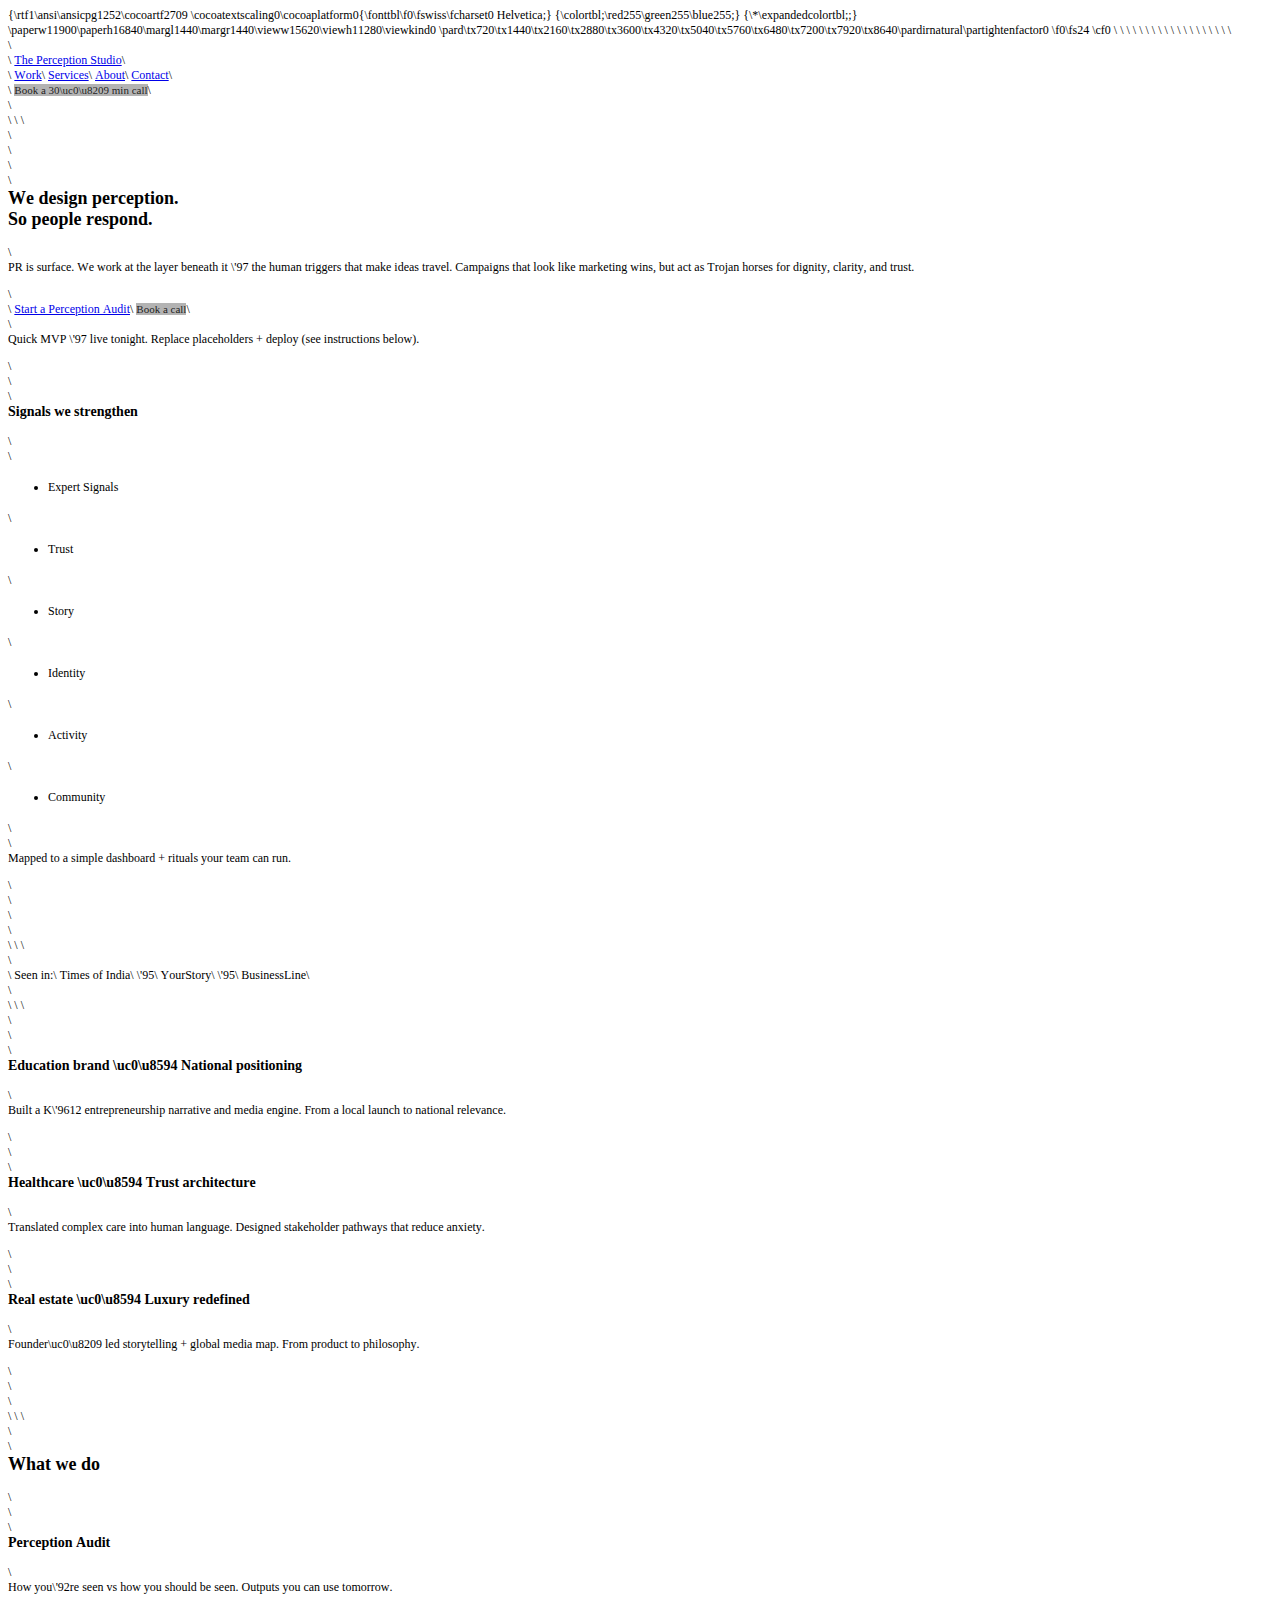
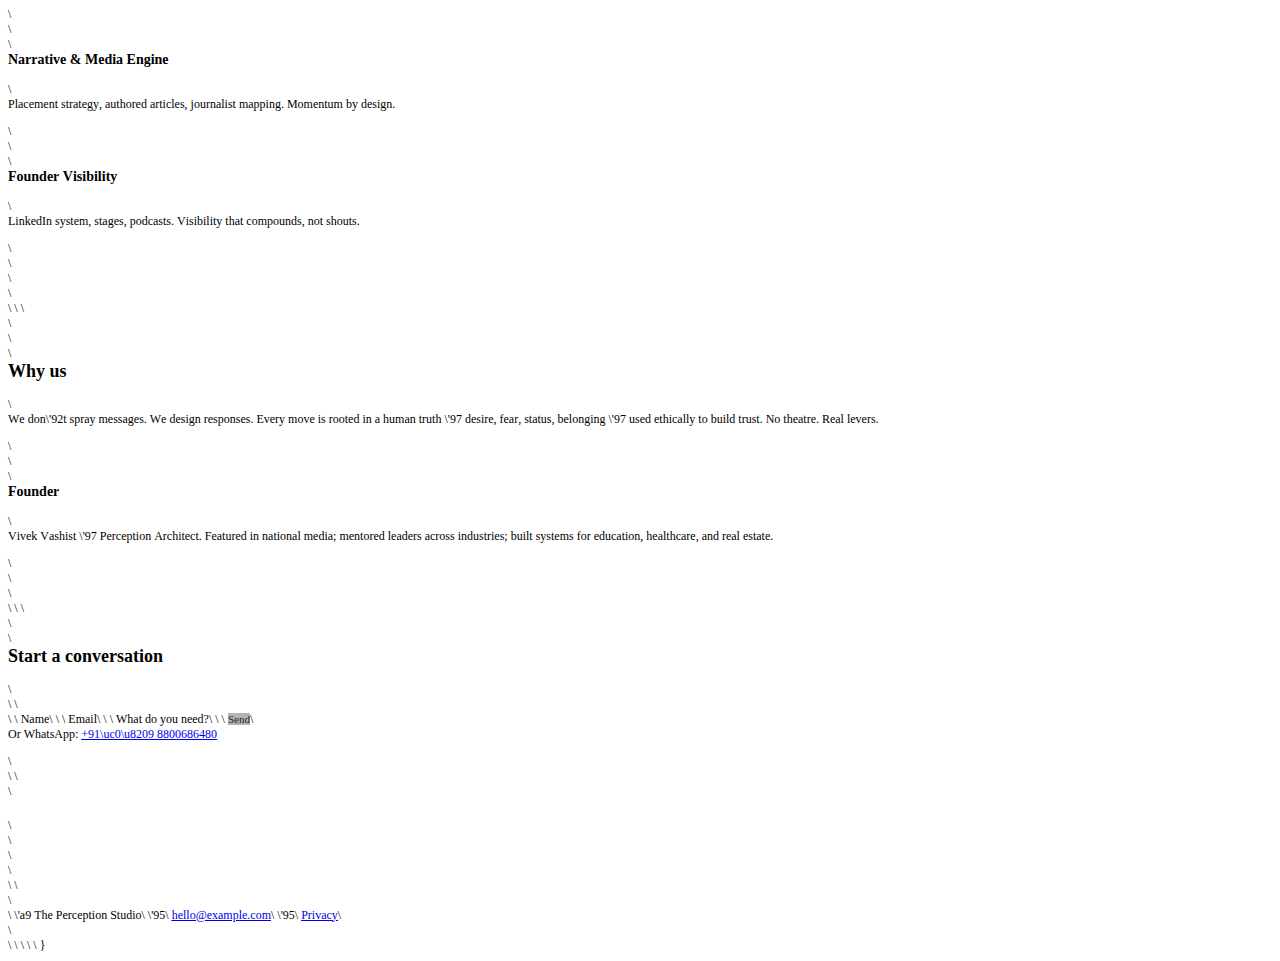
<file: Index.html>
<!DOCTYPE html PUBLIC "-//W3C//DTD HTML 4.01//EN" "http://www.w3.org/TR/html4/strict.dtd">
<html>
<head>
  <meta http-equiv="Content-Type" content="text/html; charset=utf-8">
  <meta http-equiv="Content-Style-Type" content="text/css">
  <title></title>
  <meta name="Generator" content="Cocoa HTML Writer">
  <meta name="CocoaVersion" content="2299.7">
  <style type="text/css">
    p.p1 {margin: 0.0px 0.0px 0.0px 0.0px; font: 12.0px Times; -webkit-text-stroke: #000000}
    p.p2 {margin: 0.0px 0.0px 0.0px 0.0px; font: 12.0px Times; color: #0000e9; -webkit-text-stroke: #0000e9}
    p.p3 {margin: 0.0px 0.0px 0.0px 0.0px; font: 11.0px 'Helvetica Neue'; color: #000000; color: rgba(0, 0, 0, 0.85); -webkit-text-stroke: rgba(0, 0, 0, 0.85)}
    p.p5 {margin: 0.0px 0.0px 12.0px 0.0px; font: 12.0px Times; -webkit-text-stroke: #000000}
    p.p7 {margin: 0.0px 0.0px 12.0px 0.0px; font: 12.0px Times; color: #0000e9; -webkit-text-stroke: #0000e9}
    p.p8 {margin: 0.0px 0.0px 0.0px 0.0px; font: 16.0px Times; -webkit-text-stroke: #000000; min-height: 19.0px}
    li.li1 {margin: 0.0px 0.0px 0.0px 0.0px; font: 12.0px Times; -webkit-text-stroke: #000000}
    span.s1 {font-kerning: none}
    span.s2 {font-kerning: none; color: #000000; -webkit-text-stroke: 0px #000000}
    span.s3 {text-decoration: underline ; font-kerning: none}
    span.s4 {font: 12.0px Times; font-kerning: none; color: #000000; -webkit-text-stroke: 0px #000000}
    span.s5 {font-kerning: none; background-color: #b3b3b3}
    span.s6 {font: 11.0px 'Helvetica Neue'; font-kerning: none; color: rgba(0, 0, 0, 0.85); background-color: #b3b3b3; -webkit-text-stroke: 0px rgba(0, 0, 0, 0.85)}
    span.s7 {text-decoration: underline ; font-kerning: none; -webkit-text-stroke: 0px #0000e9}
    span.s8 {text-decoration: underline ; font-kerning: none; color: #0000e9; -webkit-text-stroke: 0px #0000e9}
    ul.ul1 {list-style-type: disc}
  </style>
</head>
<body>
<p class="p1"><span class="s1">{\rtf1\ansi\ansicpg1252\cocoartf2709 \cocoatextscaling0\cocoaplatform0{\fonttbl\f0\fswiss\fcharset0 Helvetica;} {\colortbl;\red255\green255\blue255;} {\*\expandedcolortbl;;} \paperw11900\paperh16840\margl1440\margr1440\vieww15620\viewh11280\viewkind0 \pard\tx720\tx1440\tx2160\tx2880\tx3600\tx4320\tx5040\tx5760\tx6480\tx7200\tx7920\tx8640\pardirnatural\partightenfactor0 \f0\fs24 \cf0 \ \ \ \ \ \ \ \ \ \ \ \ \ \ \ \ \ \ \</span></p>
<p class="p1"><span class="s1">\</span></p>
<p class="p2"><span class="s2">\ </span><span class="s3">The Perception Studio</span><span class="s2">\</span></p>
<p class="p2"><span class="s2">\ </span><span class="s3">Work</span><span class="s2">\ </span><span class="s3">Services</span><span class="s2">\ </span><span class="s3">About</span><span class="s2">\ </span><span class="s3">Contact</span><span class="s2">\</span></p>
<p class="p3"><span class="s4">\ </span><span class="s5">Book a 30\uc0\u8209 min call</span><span class="s4">\</span></p>
<p class="p1"><span class="s1">\</span></p>
<p class="p1"><span class="s1">\ \ \</span></p>
<p class="p1"><span class="s1">\</span></p>
<p class="p1"><span class="s1">\</span></p>
<p class="p1"><span class="s1">\</span></p>
<p class="p1"><span class="s1">\</span></p>
<h1 style="margin: 0.0px 0.0px 14.9px 0.0px; font: 18.0px Times; -webkit-text-stroke: #000000"><span class="s1"><b>We design perception.<br>
So people respond.</b></span></h1>
<p class="p1"><span class="s1">\</span></p>
<p class="p5"><span class="s1">PR is surface. We work at the layer beneath it \'97 the human triggers that make ideas travel. Campaigns that look like marketing wins, but act as Trojan horses for dignity, clarity, and trust.</span></p>
<p class="p1"><span class="s1">\</span></p>
<p class="p2"><span class="s2">\ </span><span class="s3">Start a Perception Audit</span><span class="s2">\ </span><span class="s6">Book a call</span><span class="s2">\</span></p>
<p class="p1"><span class="s1">\</span></p>
<p class="p5"><span class="s1">Quick MVP \'97 live tonight. Replace placeholders + deploy (see instructions below).</span></p>
<p class="p1"><span class="s1">\</span></p>
<p class="p1"><span class="s1">\</span></p>
<p class="p1"><span class="s1">\</span></p>
<h3 style="margin: 0.0px 0.0px 14.0px 0.0px; font: 14.0px Times; -webkit-text-stroke: #000000"><span class="s1"><b>Signals we strengthen</b></span></h3>
<p class="p1"><span class="s1">\</span></p>
<p class="p1"><span class="s1">\</span></p>
<ul class="ul1">
  <li class="li1"><span class="s1">Expert Signals</span></li>
</ul>
<p class="p1"><span class="s1">\</span></p>
<ul class="ul1">
  <li class="li1"><span class="s1">Trust</span></li>
</ul>
<p class="p1"><span class="s1">\</span></p>
<ul class="ul1">
  <li class="li1"><span class="s1">Story</span></li>
</ul>
<p class="p1"><span class="s1">\</span></p>
<ul class="ul1">
  <li class="li1"><span class="s1">Identity</span></li>
</ul>
<p class="p1"><span class="s1">\</span></p>
<ul class="ul1">
  <li class="li1"><span class="s1">Activity</span></li>
</ul>
<p class="p1"><span class="s1">\</span></p>
<ul class="ul1">
  <li class="li1"><span class="s1">Community</span></li>
</ul>
<p class="p1"><span class="s1">\</span></p>
<p class="p1"><span class="s1">\</span></p>
<p class="p5"><span class="s1">Mapped to a simple dashboard + rituals your team can run.</span></p>
<p class="p1"><span class="s1">\</span></p>
<p class="p1"><span class="s1">\</span></p>
<p class="p1"><span class="s1">\</span></p>
<p class="p1"><span class="s1">\</span></p>
<p class="p1"><span class="s1">\ \ \</span></p>
<p class="p1"><span class="s1">\</span></p>
<p class="p1"><span class="s1">\ Seen in:\ Times of India\ \'95\ YourStory\ \'95\ BusinessLine\</span></p>
<p class="p1"><span class="s1">\</span></p>
<p class="p1"><span class="s1">\ \ \</span></p>
<p class="p1"><span class="s1">\</span></p>
<p class="p1"><span class="s1">\</span></p>
<p class="p1"><span class="s1">\</span></p>
<h3 style="margin: 0.0px 0.0px 14.0px 0.0px; font: 14.0px Times; -webkit-text-stroke: #000000"><span class="s1"><b>Education brand \uc0\u8594 National positioning</b></span></h3>
<p class="p1"><span class="s1">\</span></p>
<p class="p5"><span class="s1">Built a K\'9612 entrepreneurship narrative and media engine. From a local launch to national relevance.</span></p>
<p class="p1"><span class="s1">\</span></p>
<p class="p1"><span class="s1">\</span></p>
<p class="p1"><span class="s1">\</span></p>
<h3 style="margin: 0.0px 0.0px 14.0px 0.0px; font: 14.0px Times; -webkit-text-stroke: #000000"><span class="s1"><b>Healthcare \uc0\u8594 Trust architecture</b></span></h3>
<p class="p1"><span class="s1">\</span></p>
<p class="p5"><span class="s1">Translated complex care into human language. Designed stakeholder pathways that reduce anxiety.</span></p>
<p class="p1"><span class="s1">\</span></p>
<p class="p1"><span class="s1">\</span></p>
<p class="p1"><span class="s1">\</span></p>
<h3 style="margin: 0.0px 0.0px 14.0px 0.0px; font: 14.0px Times; -webkit-text-stroke: #000000"><span class="s1"><b>Real estate \uc0\u8594 Luxury redefined</b></span></h3>
<p class="p1"><span class="s1">\</span></p>
<p class="p5"><span class="s1">Founder\uc0\u8209 led storytelling + global media map. From product to philosophy.</span></p>
<p class="p1"><span class="s1">\</span></p>
<p class="p1"><span class="s1">\</span></p>
<p class="p1"><span class="s1">\</span></p>
<p class="p1"><span class="s1">\ \ \</span></p>
<p class="p1"><span class="s1">\</span></p>
<p class="p1"><span class="s1">\</span></p>
<h2 style="margin: 0.0px 0.0px 14.9px 0.0px; font: 18.0px Times; -webkit-text-stroke: #000000"><span class="s1"><b>What we do</b></span></h2>
<p class="p1"><span class="s1">\</span></p>
<p class="p1"><span class="s1">\</span></p>
<p class="p1"><span class="s1">\</span></p>
<h3 style="margin: 0.0px 0.0px 14.0px 0.0px; font: 14.0px Times; -webkit-text-stroke: #000000"><span class="s1"><b>Perception Audit</b></span></h3>
<p class="p1"><span class="s1">\</span></p>
<p class="p5"><span class="s1">How you\'92re seen vs how you should be seen. Outputs you can use tomorrow.</span></p>
<p class="p1"><span class="s1">\</span></p>
<p class="p1"><span class="s1">\</span></p>
<p class="p1"><span class="s1">\</span></p>
<h3 style="margin: 0.0px 0.0px 14.0px 0.0px; font: 14.0px Times; -webkit-text-stroke: #000000"><span class="s1"><b>Narrative &amp; Media Engine</b></span></h3>
<p class="p1"><span class="s1">\</span></p>
<p class="p5"><span class="s1">Placement strategy, authored articles, journalist mapping. Momentum by design.</span></p>
<p class="p1"><span class="s1">\</span></p>
<p class="p1"><span class="s1">\</span></p>
<p class="p1"><span class="s1">\</span></p>
<h3 style="margin: 0.0px 0.0px 14.0px 0.0px; font: 14.0px Times; -webkit-text-stroke: #000000"><span class="s1"><b>Founder Visibility</b></span></h3>
<p class="p1"><span class="s1">\</span></p>
<p class="p5"><span class="s1">LinkedIn system, stages, podcasts. Visibility that compounds, not shouts.</span></p>
<p class="p1"><span class="s1">\</span></p>
<p class="p1"><span class="s1">\</span></p>
<p class="p1"><span class="s1">\</span></p>
<p class="p1"><span class="s1">\</span></p>
<p class="p1"><span class="s1">\ \ \</span></p>
<p class="p1"><span class="s1">\</span></p>
<p class="p1"><span class="s1">\</span></p>
<p class="p1"><span class="s1">\</span></p>
<h2 style="margin: 0.0px 0.0px 14.9px 0.0px; font: 18.0px Times; -webkit-text-stroke: #000000"><span class="s1"><b>Why us</b></span></h2>
<p class="p1"><span class="s1">\</span></p>
<p class="p5"><span class="s1">We don\'92t spray messages. We design responses. Every move is rooted in a human truth \'97 desire, fear, status, belonging \'97 used ethically to build trust. No theatre. Real levers.</span></p>
<p class="p1"><span class="s1">\</span></p>
<p class="p1"><span class="s1">\</span></p>
<p class="p1"><span class="s1">\</span></p>
<h3 style="margin: 0.0px 0.0px 14.0px 0.0px; font: 14.0px Times; -webkit-text-stroke: #000000"><span class="s1"><b>Founder</b></span></h3>
<p class="p1"><span class="s1">\</span></p>
<p class="p5"><span class="s1">Vivek Vashist \'97 Perception Architect. Featured in national media; mentored leaders across industries; built systems for education, healthcare, and real estate.</span></p>
<p class="p1"><span class="s1">\</span></p>
<p class="p1"><span class="s1">\</span></p>
<p class="p1"><span class="s1">\</span></p>
<p class="p1"><span class="s1">\ \ \</span></p>
<p class="p1"><span class="s1">\</span></p>
<p class="p1"><span class="s1">\</span></p>
<h2 style="margin: 0.0px 0.0px 14.9px 0.0px; font: 18.0px Times; -webkit-text-stroke: #000000"><span class="s1"><b>Start a conversation</b></span></h2>
<p class="p1"><span class="s1">\</span></p>
<p class="p1"><span class="s1">\ \</span></p>
<p class="p1"><span class="s1">\ \ Name\ \ \ Email\ \ \ What do you need?\ \ \ </span><span class="s6">Send</span><span class="s1">\</span></p>
<p class="p7"><span class="s2">Or WhatsApp: <a href="https://wa.me/91YOURNUMBER"><span class="s7">+91\uc0\u8209 8800686480</span></a></span></p>
<p class="p1"><span class="s1">\</span></p>
<p class="p1"><span class="s1">\ \</span></p>
<p class="p1"><span class="s1">\</span></p>
<p class="p8"><span class="s1"></span><br></p>
<p class="p1"><span class="s1">\</span></p>
<p class="p1"><span class="s1">\</span></p>
<p class="p1"><span class="s1">\</span></p>
<p class="p1"><span class="s1">\</span></p>
<p class="p1"><span class="s1">\ \</span></p>
<p class="p1"><span class="s1">\</span></p>
<p class="p1"><span class="s1">\ \'a9 The Perception Studio\ \'95\ <a href="mailto:hello@theperception.studio"><span class="s8">hello@example.com</span></a>\ \'95\ <a href="file:///privacy.html"><span class="s8">Privacy</span></a>\</span></p>
<p class="p1"><span class="s1">\</span></p>
<p class="p1"><span class="s1">\ \ \ \ \ }</span></p>
</body>
</html>
</file>
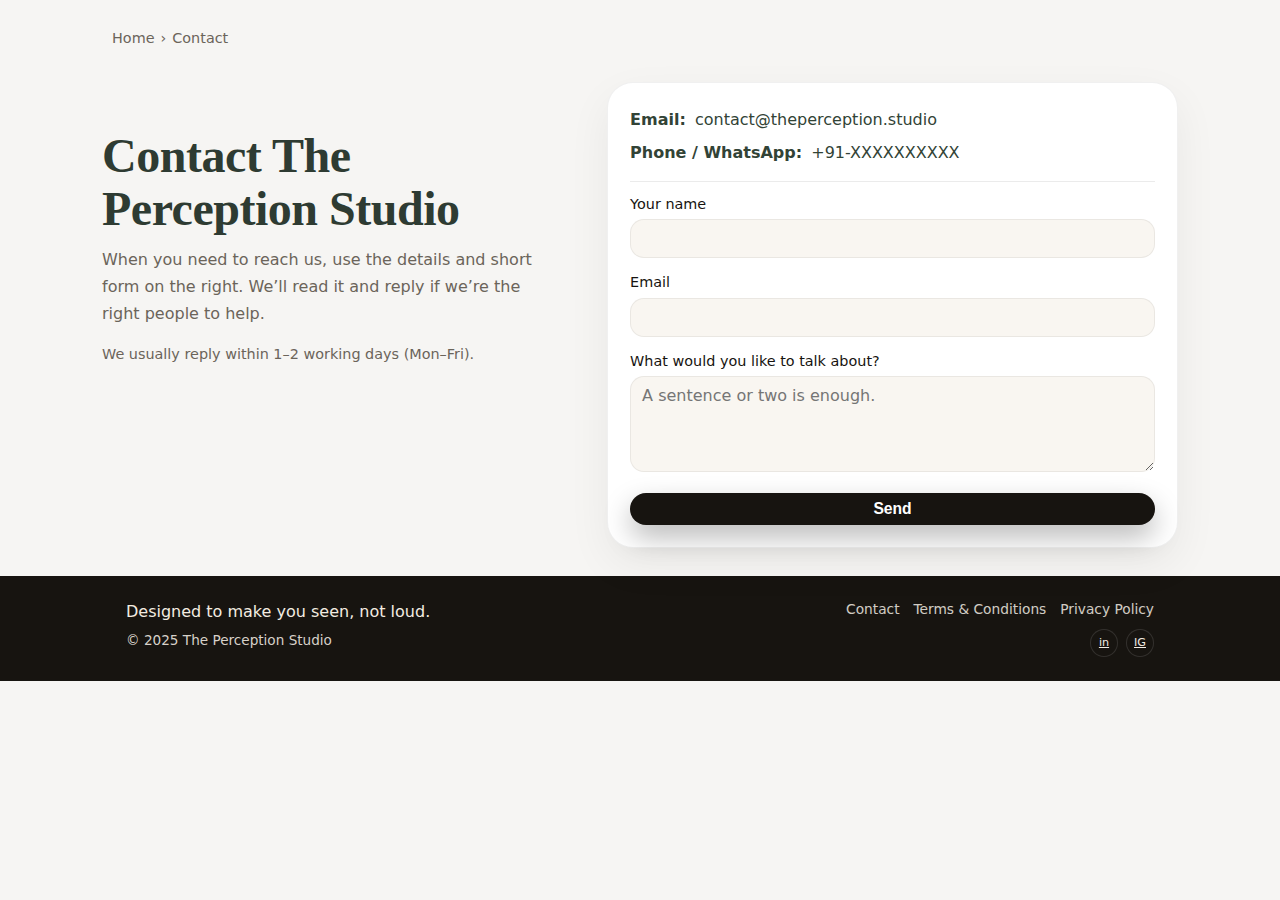
<file: contact.html>
<!doctype html>
<html lang="en">
<head>
  <meta charset="utf-8"/>
  <meta name="viewport" content="width=device-width, initial-scale=1"/>
  <title>Contact — The Perception Studio</title>

  <link rel="stylesheet" href="contact.css"/>
</head>

<body>


    <div class="crumb">
  <a href="Final.html">Home</a>
  <span>›</span>
  <span>Contact</span>
</div>



  <div class="contact-wrapper">

    <main class="contact-shell">

      <!-- LEFT -->
      <section class="contact-left" id="contact">
        <div class="contact-left-inner">
          <h1>Contact The<br>Perception Studio</h1>

          <p class="contact-intro">
            When you need to reach us, use the details and short form on the right.
            We’ll read it and reply if we’re the right people to help.
          </p>

          <p class="contact-left-note">
            We usually reply within 1–2 working days (Mon–Fri).
          </p>
        </div>
      </section>

      <!-- RIGHT -->
      <section class="contact-right">

        <div class="contact-card">

          <!-- CONTACT INFO -->
          <div class="contact-info">
            <p>
              <strong>Email:</strong>
              <a href="mailto:contact@theperception.studio">
                contact@theperception.studio
              </a>
            </p>

            <p>
              <strong>Phone / WhatsApp:</strong>
              <a href="tel:+91XXXXXXXXXX">
                +91-XXXXXXXXXX
              </a>
            </p>
          </div>

          <!-- FORM -->
          <form class="contact-form" action="#" method="post">
            <div class="field">
              <label class="field-label" for="name">Your name</label>
              <input id="name" name="name" type="text" required/>
            </div>

            <div class="field">
              <label class="field-label" for="email">Email</label>
              <input id="email" name="email" type="email" required/>
            </div>

            <div class="field">
              <label class="field-label" for="message">What would you like to talk about?</label>
              <textarea id="message" name="message"
                placeholder="A sentence or two is enough." required></textarea>
            </div>

            <div class="contact-submit-row">
              <button type="submit" class="btn-primary">Send</button>
            </div>
          </form>

        </div>

      </section>

    </main>

  </div>

  <!-- FOOTER -->
  <footer class="footer">
    <div class="foot-inner">

      <div class="foot-row foot-top">
        <div class="foot-left">
          <div class="foot-tagline">Designed to make you seen, not loud.</div>
          <div class="foot-copy">© 2025 The Perception Studio</div>
        </div>

        <div class="foot-right">
          <nav class="foot-legal">
            <a href="#contact">Contact</a>
            <a href="terms.html">Terms &amp; Conditions</a>
            <a href="#privacy">Privacy Policy</a>
          </nav>

          <div class="foot-social">
            <div class="foot-social">
          <a class="social-icon li" href="https://www.linkedin.com/company/the-perception-studio/" target="_blank" rel="noopener noreferrer"
            aria-label="The Perception Studio on LinkedIn">in</a>

          <a class="social-icon ig" href="https://www.instagram.com/theperception.studio/" target="_blank" rel="noopener noreferrer"
            aria-label="The Perception Studio on Instagram">IG</a>
        </div>
        </div>
      </div>

    </div>
  </footer>

</body>
</html>
</file>
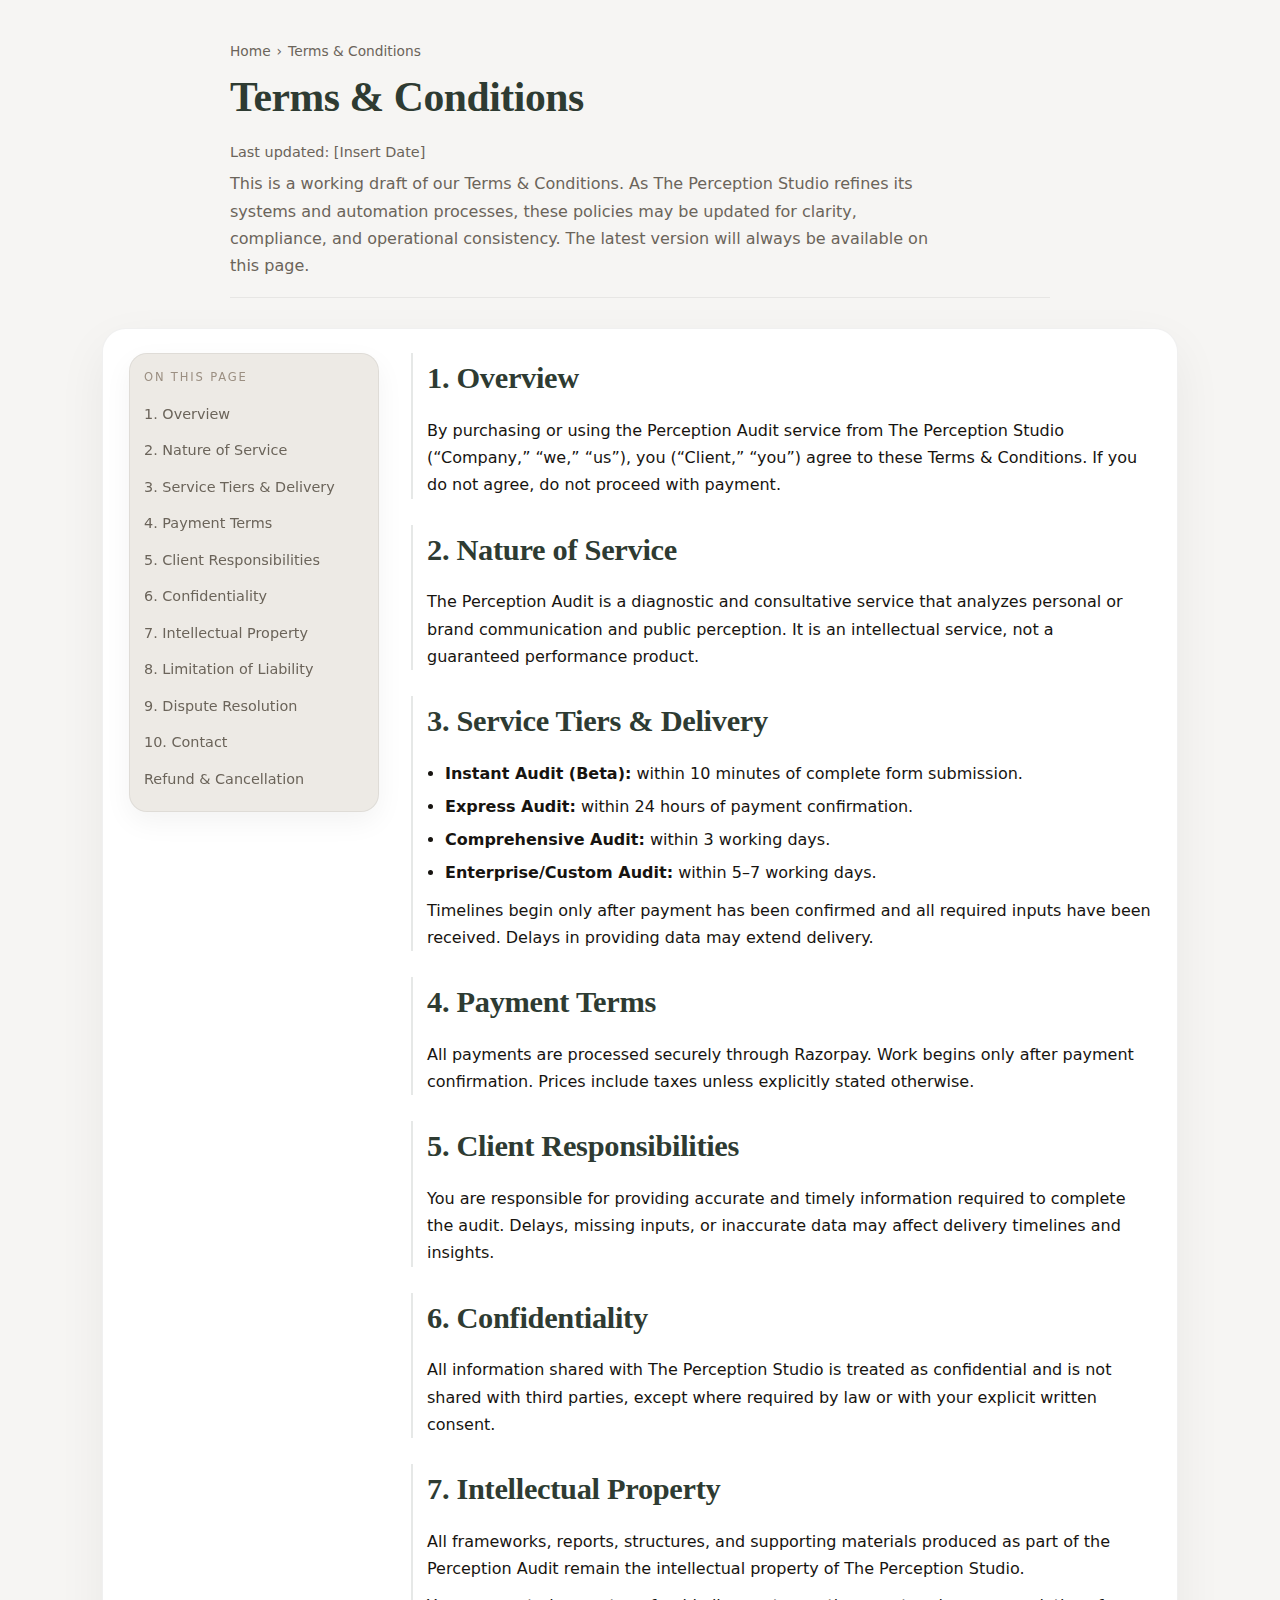
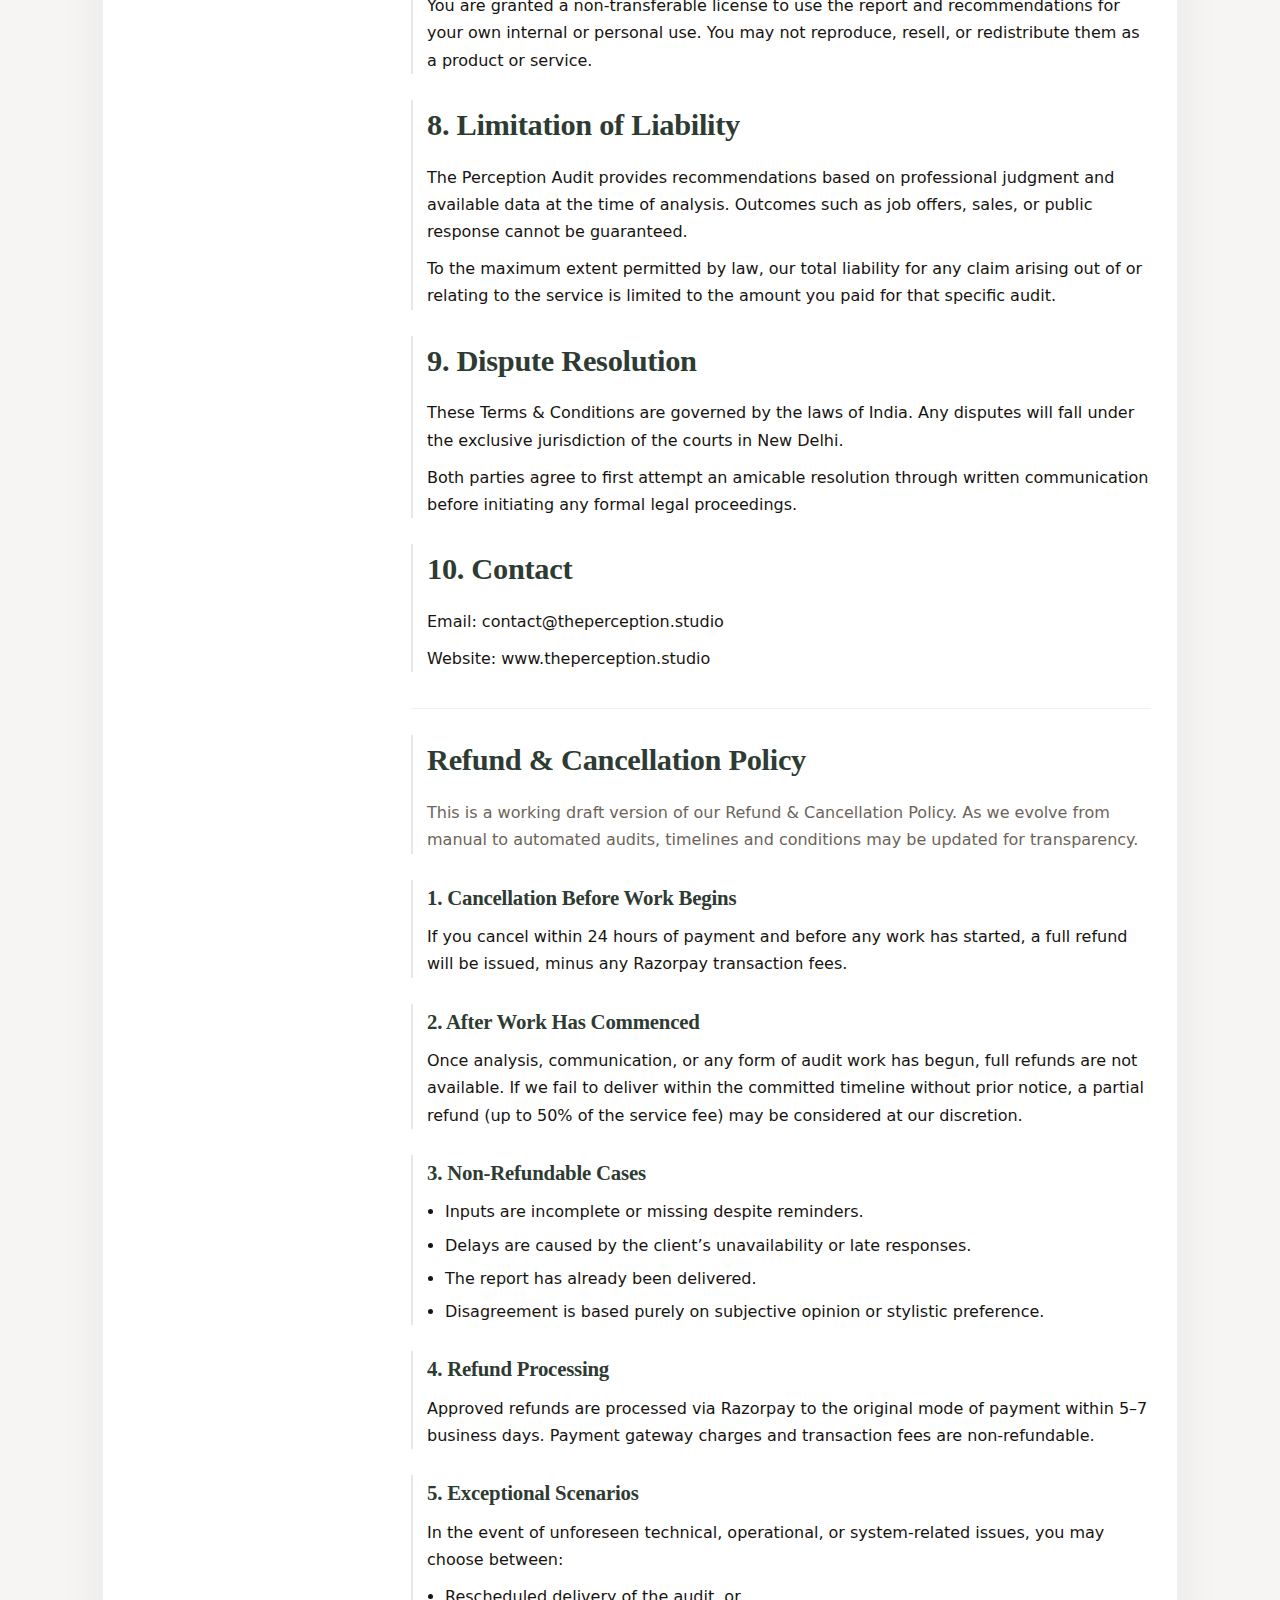
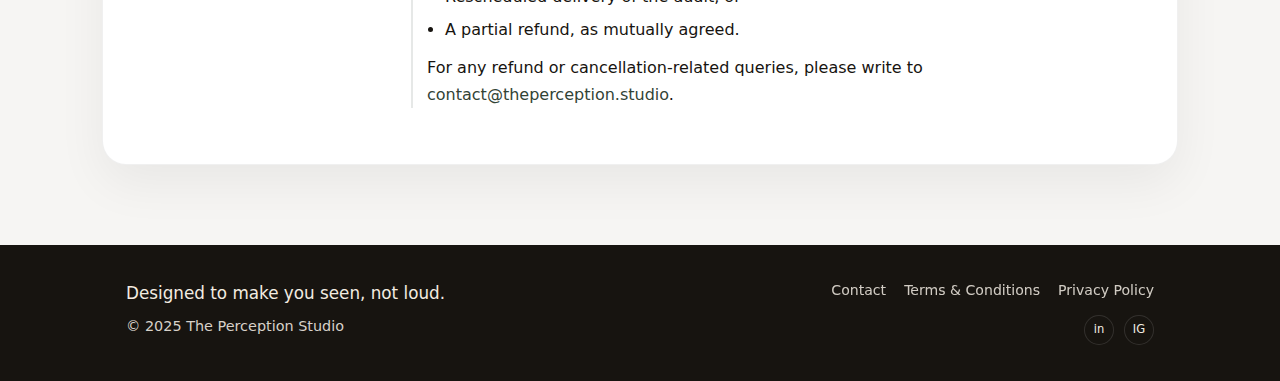
<file: terms.html>
<!doctype html>
<html lang="en">
<head>
  <meta charset="utf-8"/>
  <meta name="viewport" content="width=device-width, initial-scale=1"/>
  <title>Terms & Conditions — The Perception Studio</title>

  <!-- Separate CSS file for this page -->
  <link rel="stylesheet" href="terms.css"/>
</head>

<body>

  <div class="legal-wrapper">

    <!-- Top Header / Breadcrumb -->
    <header class="legal-header" id="terms">
      <p class="legal-breadcrumb">
        <a href="Final.html">Home</a>
        <span>›</span>
        <span>Terms &amp; Conditions</span>
      </p>

      <h1>Terms &amp; Conditions</h1>
      <p class="updated">Last updated: <span>[Insert Date]</span></p>
      <p class="intro">
        This is a working draft of our Terms &amp; Conditions. As The Perception Studio refines its systems
        and automation processes, these policies may be updated for clarity, compliance, and operational consistency.
        The latest version will always be available on this page.
      </p>
    </header>

    <!-- Main Legal Shell with TOC + Content -->
    <div class="legal-shell">

      <!-- Table of Contents -->
      <aside class="legal-toc" aria-label="Legal navigation">
        <div class="toc-title">On this page</div>
        <nav>
          <a href="#overview">1. Overview</a>
          <a href="#nature">2. Nature of Service</a>
          <a href="#tiers">3. Service Tiers &amp; Delivery</a>
          <a href="#payment">4. Payment Terms</a>
          <a href="#client">5. Client Responsibilities</a>
          <a href="#confidentiality">6. Confidentiality</a>
          <a href="#ip">7. Intellectual Property</a>
          <a href="#liability">8. Limitation of Liability</a>
          <a href="#disputes">9. Dispute Resolution</a>
          <a href="#contact-terms">10. Contact</a>
          <a href="#refund-header">Refund &amp; Cancellation</a>
        </nav>
      </aside>

      <!-- Main Legal Content -->
      <main class="legal-content">

        <section class="block" id="overview">
          <h2>1. Overview</h2>
          <p>
            By purchasing or using the Perception Audit service from The Perception Studio (“Company,” “we,” “us”),
            you (“Client,” “you”) agree to these Terms &amp; Conditions. If you do not agree, do not proceed with payment.
          </p>
        </section>

        <section class="block" id="nature">
          <h2>2. Nature of Service</h2>
          <p>
            The Perception Audit is a diagnostic and consultative service that analyzes personal or brand communication
            and public perception. It is an intellectual service, not a guaranteed performance product.
          </p>
        </section>

        <section class="block" id="tiers">
          <h2>3. Service Tiers &amp; Delivery</h2>
          <ul>
            <li><strong>Instant Audit (Beta):</strong> within 10 minutes of complete form submission.</li>
            <li><strong>Express Audit:</strong> within 24 hours of payment confirmation.</li>
            <li><strong>Comprehensive Audit:</strong> within 3 working days.</li>
            <li><strong>Enterprise/Custom Audit:</strong> within 5–7 working days.</li>
          </ul>
          <p>
            Timelines begin only after payment has been confirmed and all required inputs have been received.
            Delays in providing data may extend delivery.
          </p>
        </section>

        <section class="block" id="payment">
          <h2>4. Payment Terms</h2>
          <p>
            All payments are processed securely through Razorpay. Work begins only after payment confirmation.
            Prices include taxes unless explicitly stated otherwise.
          </p>
        </section>

        <section class="block" id="client">
          <h2>5. Client Responsibilities</h2>
          <p>
            You are responsible for providing accurate and timely information required to complete the audit.
            Delays, missing inputs, or inaccurate data may affect delivery timelines and insights.
          </p>
        </section>

        <section class="block" id="confidentiality">
          <h2>6. Confidentiality</h2>
          <p>
            All information shared with The Perception Studio is treated as confidential and is not shared with
            third parties, except where required by law or with your explicit written consent.
          </p>
        </section>

        <section class="block" id="ip">
          <h2>7. Intellectual Property</h2>
          <p>
            All frameworks, reports, structures, and supporting materials produced as part of the Perception Audit
            remain the intellectual property of The Perception Studio.
          </p>
          <p>
            You are granted a non-transferable license to use the report and recommendations for your own internal
            or personal use. You may not reproduce, resell, or redistribute them as a product or service.
          </p>
        </section>

        <section class="block" id="liability">
          <h2>8. Limitation of Liability</h2>
          <p>
            The Perception Audit provides recommendations based on professional judgment and available data at the
            time of analysis. Outcomes such as job offers, sales, or public response cannot be guaranteed.
          </p>
          <p>
            To the maximum extent permitted by law, our total liability for any claim arising out of or relating
            to the service is limited to the amount you paid for that specific audit.
          </p>
        </section>

        <section class="block" id="disputes">
          <h2>9. Dispute Resolution</h2>
          <p>
            These Terms &amp; Conditions are governed by the laws of India. Any disputes will fall under the
            exclusive jurisdiction of the courts in New Delhi.
          </p>
          <p>
            Both parties agree to first attempt an amicable resolution through written communication before
            initiating any formal legal proceedings.
          </p>
        </section>

        <section class="block" id="contact-terms">
          <h2>10. Contact</h2>
          <p>Email: contact@theperception.studio</p>
          <p>Website: www.theperception.studio</p>
        </section>

        <!-- Divider between Terms & Refund -->
        <hr class="divider" id="refund-header"/>

        <!-- Refund & Cancellation -->
        <section class="block block-top">
          <h2>Refund &amp; Cancellation Policy</h2>
          <p class="intro small-intro">
            This is a working draft version of our Refund &amp; Cancellation Policy.
            As we evolve from manual to automated audits, timelines and conditions may be updated for transparency.
          </p>
        </section>

        <section class="block" id="refund-before">
          <h3>1. Cancellation Before Work Begins</h3>
          <p>
            If you cancel within 24 hours of payment and before any work has started, a full refund will be issued,
            minus any Razorpay transaction fees.
          </p>
        </section>

        <section class="block" id="refund-after">
          <h3>2. After Work Has Commenced</h3>
          <p>
            Once analysis, communication, or any form of audit work has begun, full refunds are not available.
            If we fail to deliver within the committed timeline without prior notice, a partial refund
            (up to 50% of the service fee) may be considered at our discretion.
          </p>
        </section>

        <section class="block" id="refund-non">
          <h3>3. Non-Refundable Cases</h3>
          <ul>
            <li>Inputs are incomplete or missing despite reminders.</li>
            <li>Delays are caused by the client’s unavailability or late responses.</li>
            <li>The report has already been delivered.</li>
            <li>Disagreement is based purely on subjective opinion or stylistic preference.</li>
          </ul>
        </section>

        <section class="block" id="refund-processing">
          <h3>4. Refund Processing</h3>
          <p>
            Approved refunds are processed via Razorpay to the original mode of payment within 5–7 business days.
            Payment gateway charges and transaction fees are non-refundable.
          </p>
        </section>

        <section class="block" id="refund-exception">
          <h3>5. Exceptional Scenarios</h3>
          <p>
            In the event of unforeseen technical, operational, or system-related issues, you may choose between:
          </p>
          <ul>
            <li>Rescheduled delivery of the audit, or</li>
            <li>A partial refund, as mutually agreed.</li>
          </ul>
          <p>
            For any refund or cancellation-related queries, please write to
            <a href="mailto:contact@theperception.studio">contact@theperception.studio</a>.
          </p>
        </section>

      </main>
    </div>
  </div>

  <!-- FOOTER (from homepage) -->
  <footer class="footer">
    <div class="foot-inner">

      <div class="foot-row foot-top">

        <!-- LEFT SIDE -->
        <div class="foot-left">
          <div class="foot-tagline">Designed to make you seen, not loud.</div>
          <div class="foot-copy">© 2025 The Perception Studio</div>
        </div>

        <!-- RIGHT SIDE -->
        <div class="foot-right">
          <nav class="foot-legal">
            <a href="#contact-terms">Contact</a>
            <a href="#terms">Terms &amp; Conditions</a>
            <a href="#privacy">Privacy Policy</a>
          </nav>

          <div class="foot-social">
            <div class="foot-social">
          <a class="social-icon li" href="https://www.linkedin.com/company/the-perception-studio/" target="_blank" rel="noopener noreferrer"
            aria-label="The Perception Studio on LinkedIn">in</a>

          <a class="social-icon ig" href="https://www.instagram.com/theperception.studio/" target="_blank" rel="noopener noreferrer"
            aria-label="The Perception Studio on Instagram">IG</a>
        </div>
      </div>
          </div>
        </div>

      </div>

    </div>
  </footer>

</body>
</html>
</file>
<file: contact.css>
/* ===== TPS ROOT COLORS ===== */
:root{
  --bg:#f6f5f3;
  --bg-alt:#edeae5;
  --ink:#171410;
  --muted:#6b645a;
  --ring:rgba(0,0,0,.06);
  --rad:28px;
  --shadow:0 18px 60px rgba(15,23,42,.16);
  --accent-vivek:#669d6f;
  --sand:#fbf6ee9e;
}

/* ===== Base ===== */
*{ box-sizing:border-box; }

html, body{
  margin:0;
  padding:0;
  background:var(--bg);
  color:var(--ink);
}

body{
  font-family:ui-sans-serif,system-ui,-apple-system,Segoe UI,Roboto,Helvetica,Arial;
  font-size:1rem;
  line-height:1.7;
  -webkit-font-smoothing:antialiased;
}

h1{
  font-family:ui-serif,Georgia,Cambria,Times,serif;
  letter-spacing:-.01em;
  color:#2E3B32;
  font-size:clamp(2.2rem,4.6vw,3rem);
  line-height:1.1;
  margin:0 0 12px 0;
}

/* ===== Layout ===== */
.contact-wrapper{
  max-width:1120px;
  margin:0 auto;
  padding:24px 22px 28px;
}

/* Two-column shell */
.contact-shell{
  display:grid;
  grid-template-columns: 0.9fr 1.1fr;
  gap:38px;
  align-items:flex-start;   /* no full vertical centering */
  max-width:1100px;
  margin:0 auto;
}

/* LEFT column */
.contact-left{
  max-width:460px;
  display:flex;
}

/* Soft mid-left: not at top, not too low */
.contact-left-inner{
  display:flex;
  flex-direction:column;
  justify-content:flex-start;
  padding-top:48px;          /* adjust this (40–60px) to taste */
}

/* Text under heading */
.contact-intro{
  margin-top:-2px;
  margin-bottom:10px;
  color:var(--muted);
}

.contact-left-note{
  margin:4px 0 0;
  font-size:.9rem;
  color:var(--muted);
}

/* RIGHT column */
.contact-right{
  width:100%;
}

.contact-card{
  width:100%;
  background:#ffffff;
  border-radius:26px;
  padding:18px 22px 22px;
  box-shadow:0 16px 44px rgba(0,0,0,.06);
  border:1px solid var(--ring);
}

/* ===== Contact info ===== */
.contact-info{
  margin-bottom:10px;
  padding-bottom:10px;
  border-bottom:1px solid rgba(0,0,0,.08);
}

.contact-info p{
  margin:5px 0;
  font-size:1rem;
  color:#324336;
}

.contact-info strong{
  font-weight:600;
  margin-right:4px;
}

.contact-info a{
  color:#324336;
  text-decoration:none;
  font-weight:500;
}

.contact-info a:hover{
  text-decoration:underline;
}

/* ===== Form ===== */
.field{
  margin-bottom:12px;
}

.field-label{
  display:block;
  font-size:.9rem;
  font-weight:500;
  margin-bottom:3px;
  color:var(--ink);
}

.field input,
.field textarea{
  width:100%;
  border-radius:14px;
  border:1px solid var(--ring);
  padding:9px 11px;
  font-size:1rem;
  font-family:inherit;
  color:var(--ink);
  background:#f9f6f1;
  transition:border-color .15s ease, box-shadow .15s ease, background .15s ease;
}

/* Bigger + scrollable textarea */
.field textarea{
  resize:vertical;
  min-height:96px;
  overflow:auto;
}

.field input:focus,
.field textarea:focus{
  outline:none;
  border-color:var(--accent-vivek);
  background:#fff;
  box-shadow:0 0 0 1px rgba(102,157,111,.4);
}

/* Submit */
.contact-submit-row{
  margin-top:2px;
  display:flex;
  flex-direction:column;
  gap:4px;
}

.btn-primary{
  border:0;
  border-radius:999px;
  padding:7px 16px;
  font-size:.98rem;
  font-weight:600;
  cursor:pointer;
  background:#171410;
  color:#fff;
  box-shadow:0 12px 28px rgba(0,0,0,.28);
  transition:transform 160ms ease, box-shadow 160ms ease, background 160ms ease;
}

.btn-primary:hover{
  transform:translateY(-1px);
  box-shadow:0 16px 36px rgba(0,0,0,.34);
  background:#111;
}

/* ===== Breadcrumb / Back Home (TPS style) ===== */
.crumb{
  max-width:1100px;
  margin:26px auto 8px;
  padding:0 22px;
  font-size:0.9rem;
  color:var(--muted);
  display:flex;
  align-items:center;
  gap:6px;
}

.crumb a{
  color:var(--muted);
  text-decoration:none;
  transition:color .18s ease;
}

.crumb a:hover{
  color:#2E3B32;
}

.crumb span{
  color:var(--muted);
}

/* ===== Responsive ===== */
@media (max-width:900px){
  .contact-shell{
    grid-template-columns:1fr;
    gap:22px;
  }

  .contact-left{
    max-width:none;
  }

  .contact-left-inner{
    padding-top:8px;       /* less padding on small screens */
  }
}

@media (max-width:700px){
  .contact-wrapper{
    padding:22px 18px 28px;
  }

  .contact-card{
    padding:18px 18px 20px;
  }
}

/* ===== FOOTER ===== */
.footer{
  background:#171410;
  color:#f8f4ee;
  padding:22px 0 24px;
}

.foot-inner{
  max-width:1080px;
  margin:0 auto;
  padding:0 26px;
}

.foot-top{
  display:flex;
  justify-content:space-between;
  align-items:flex-start;
  gap:26px;
  flex-wrap:wrap;
}

.foot-left{
  display:flex;
  flex-direction:column;
  gap:4px;
  flex:1 1 300px;
}

.foot-tagline{
  font-size:1rem;
  font-weight:500;
  color:#f3ece1;
}

.foot-copy{
  font-size:.85rem;
  color:#d7d1c9;
}

.foot-right{
  display:flex;
  flex-direction:column;
  align-items:flex-end;
  gap:8px;
  flex:1 1 300px;
}

.foot-legal{
  display:flex;
  flex-wrap:wrap;
  gap:14px;
  font-size:.86rem;
}

.foot-legal a{
  color:#f2ece3;
  text-decoration:none;
  opacity:.85;
}

.foot-legal a:hover{
  color:#ffffff;
  opacity:1;
}

.foot-social{
  display:flex;
  gap:8px;
}

.social-icon{
  width:28px;
  height:28px;
  border-radius:999px;
  border:1px solid rgba(255,255,255,.12);
  background:#171410;
  display:flex;
  align-items:center;
  justify-content:center;
  font-size:.7rem;
  color:#f2ece3;
}

.social-icon:hover{
  transform:translateY(-1px);
  background:#222;
}

/* footer responsive */
@media(max-width:700px){
  .foot-right{
    align-items:flex-start;
  }
}
</file>
<file: terms.css>
/* ===== TPS ROOT COLORS ===== */
:root{
  --bg:#f6f5f3;
  --bg-alt:#edeae5;
  --ink:#171410;
  --muted:#6b645a;
  --ring:rgba(0,0,0,.06);
  --rad:28px;
  --shadow:0 18px 60px rgba(15,23,42,.16);

  --accent-diya:#ba9abd;
  --accent-vivek:#669d6f;
  --sand:#fbf6ee9e;
}

/* ===== Base ===== */
*{ box-sizing:border-box; }

html, body{
  margin:0;
  padding:0;
  background:var(--bg);
  color:var(--ink);
}

body{
  font-family:ui-sans-serif,system-ui,-apple-system,Segoe UI,Roboto,Helvetica,Arial;
  font-size:1rem;
  line-height:1.7;
  -webkit-font-smoothing:antialiased;
}

h1,h2,h3{
  font-family:ui-serif,Georgia,Cambria,Times,serif;
  letter-spacing:-.01em;
  color:#2E3B32;
  margin:0 0 .4em 0;
}

h1{
  font-size:clamp(2rem,4vw,2.6rem);
  line-height:1.2;
}

h2{
  font-size:clamp(1.45rem,2.4vw,1.9rem);
  margin-top:0;
}

h3{
  font-size:clamp(1.1rem,2vw,1.3rem);
  margin-top:10px;
}

p, li{
  font-size:1rem;
  color:var(--ink);
}

a{
  color:#324336;
  text-decoration:none;
}
a:hover{
  text-decoration:underline;
}

/* ===== Page wrapper ===== */
.legal-wrapper{
  max-width:1120px;
  margin:0 auto;
  padding:40px 22px 80px;
}

/* ===== Header / breadcrumb strip ===== */
.legal-header{
  max-width:820px;
  margin:0 auto 24px;
  padding-bottom:18px;
  border-bottom:1px solid var(--ring);
}

.legal-breadcrumb{
  font-size:.86rem;
  color:var(--muted);
  margin:0 0 10px;
  display:flex;
  align-items:center;
  gap:6px;
}

.legal-breadcrumb a{
  color:var(--muted);
}
.legal-breadcrumb a:hover{
  text-decoration:underline;
}

.updated{
  color:var(--muted);
  font-size:.9rem;
  margin:0 0 6px;
}

.intro{
  color:var(--muted);
  margin:0;
  max-width:720px;
}
.small-intro{
  margin-top:-4px;
}

/* ===== Shell card (TOC + content) ===== */
.legal-shell{
  margin-top:30px;
  background:#ffffff;
  border-radius:24px;
  padding:24px 26px 30px;
  box-shadow:0 18px 50px rgba(0,0,0,.06);
  border:1px solid var(--ring);

  display:grid;
  grid-template-columns:250px minmax(0,1fr);
  gap:28px;
}

/* ===== TOC (left) ===== */
.legal-toc{
  position:sticky;
  top:20px;
  align-self:flex-start;

  padding:14px 14px 16px;
  border-radius:18px;
  background:var(--bg-alt);
  box-shadow:0 10px 28px rgba(0,0,0,.05);
  border:1px solid var(--ring);
  font-size:.9rem;
  color:var(--muted);
}

.toc-title{
  text-transform:uppercase;
  letter-spacing:.16em;
  font-size:.72rem;
  color:#9b8f82;
  margin-bottom:10px;
}

.legal-toc nav{
  display:flex;
  flex-direction:column;
  gap:4px;
}

.legal-toc a{
  padding:4px 0;
  color:var(--muted);
  border-radius:999px;
  padding-right:4px;
}
.legal-toc a:hover{
  color:#2E3B32;
}

/* ===== Main content (right) ===== */
.legal-content{
  padding-left:4px;
  max-width:780px;
}

/* Each logical section */
.block{
  margin-bottom:26px;
  padding-left:14px;
  border-left:2px solid rgba(50,67,54,0.12);
}

.block-top{
  margin-top:10px;
}

.block p{
  margin:0 0 10px;
}

/* Lists */
ul{
  padding-left:18px;
  margin:0 0 10px;
}
ul li{
  margin:6px 0;
}

/* Divider between terms & refund */
.divider{
  margin:36px 0 26px;
  border:0;
  height:1px;
  background:var(--ring);
}

/* ===== Responsive ===== */
@media (max-width:900px){
  .legal-shell{
    grid-template-columns:1fr;
    padding:18px 16px 22px;
  }

  .legal-toc{
    position:static;
    margin-bottom:10px;
    display:block;
  }
}

/* ---------------------------------- */
/* ============= FOOTER ============= */
/* (same as homepage) */
/* ---------------------------------- */

.footer{
  background:#171410;
  color:#f8f4ee;
  padding:34px 0 36px;
}

.foot-inner{
  max-width:1080px;
  margin:0 auto;
  padding:0 26px;
}

.foot-top{
  display:flex;
  justify-content:space-between;
  align-items:flex-start;
  gap:40px;
  flex-wrap:wrap;
}

/* LEFT AREA */
.foot-left{
  display:flex;
  flex-direction:column;
  gap:6px;
  flex:1 1 300px;
}

.foot-tagline{
  font-size:1.05rem;
  font-weight:500;
  color:#f3ece1;
}

.foot-copy{
  font-size:0.9rem;
  color:#d7d1c9;
}

/* RIGHT AREA */
.foot-right{
  display:flex;
  flex-direction:column;
  align-items:flex-end;
  gap:12px;
  flex:1 1 300px;
}

.foot-legal{
  display:flex;
  flex-wrap:wrap;
  gap:18px;
  justify-content:flex-end;
  font-size:0.88rem;
}

.foot-legal a{
  color:#f2ece3;
  text-decoration:none;
  opacity:0.85;
  transition:opacity 150ms ease, color 150ms ease;
}
.foot-legal a:hover{
  opacity:1;
  color:#ffffff;
}

.foot-social{
  display:flex;
  gap:10px;
}

/* Social icons */
.social-icon{
  width:30px;
  height:30px;
  border-radius:999px;
  border:1px solid rgba(255,255,255,0.12);
  background:#171410;
  display:flex;
  align-items:center;
  justify-content:center;
  font-size:.72rem;
  text-decoration:none;
  color:#f2ece3;
  transition:all 150ms ease;
}
.social-icon:hover{
  transform:translateY(-1px);
  border-color:rgba(255,255,255,0.4);
  background:#222;
}

/* Responsive footer */
@media(max-width:700px){
  .foot-right{
    align-items:flex-start;
  }
  .foot-legal{
    justify-content:flex-start;
  }
}
</file>
